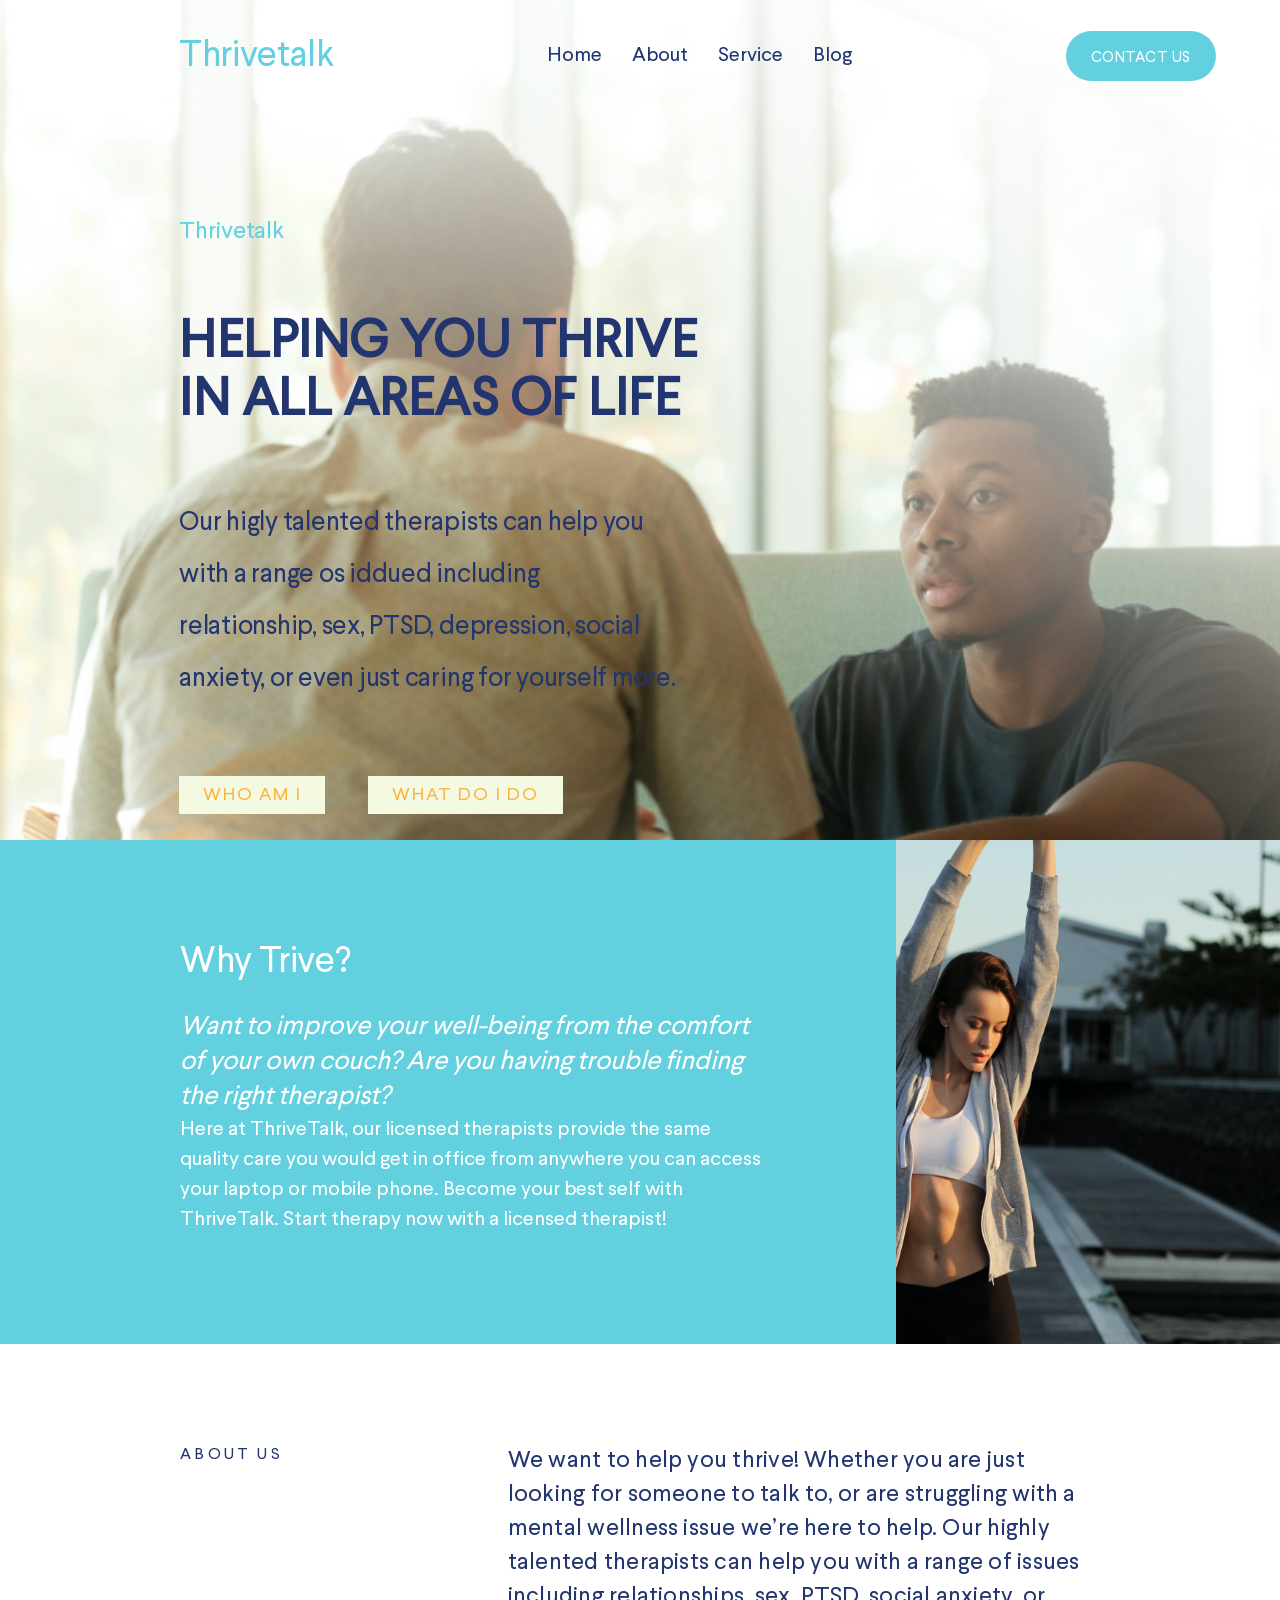
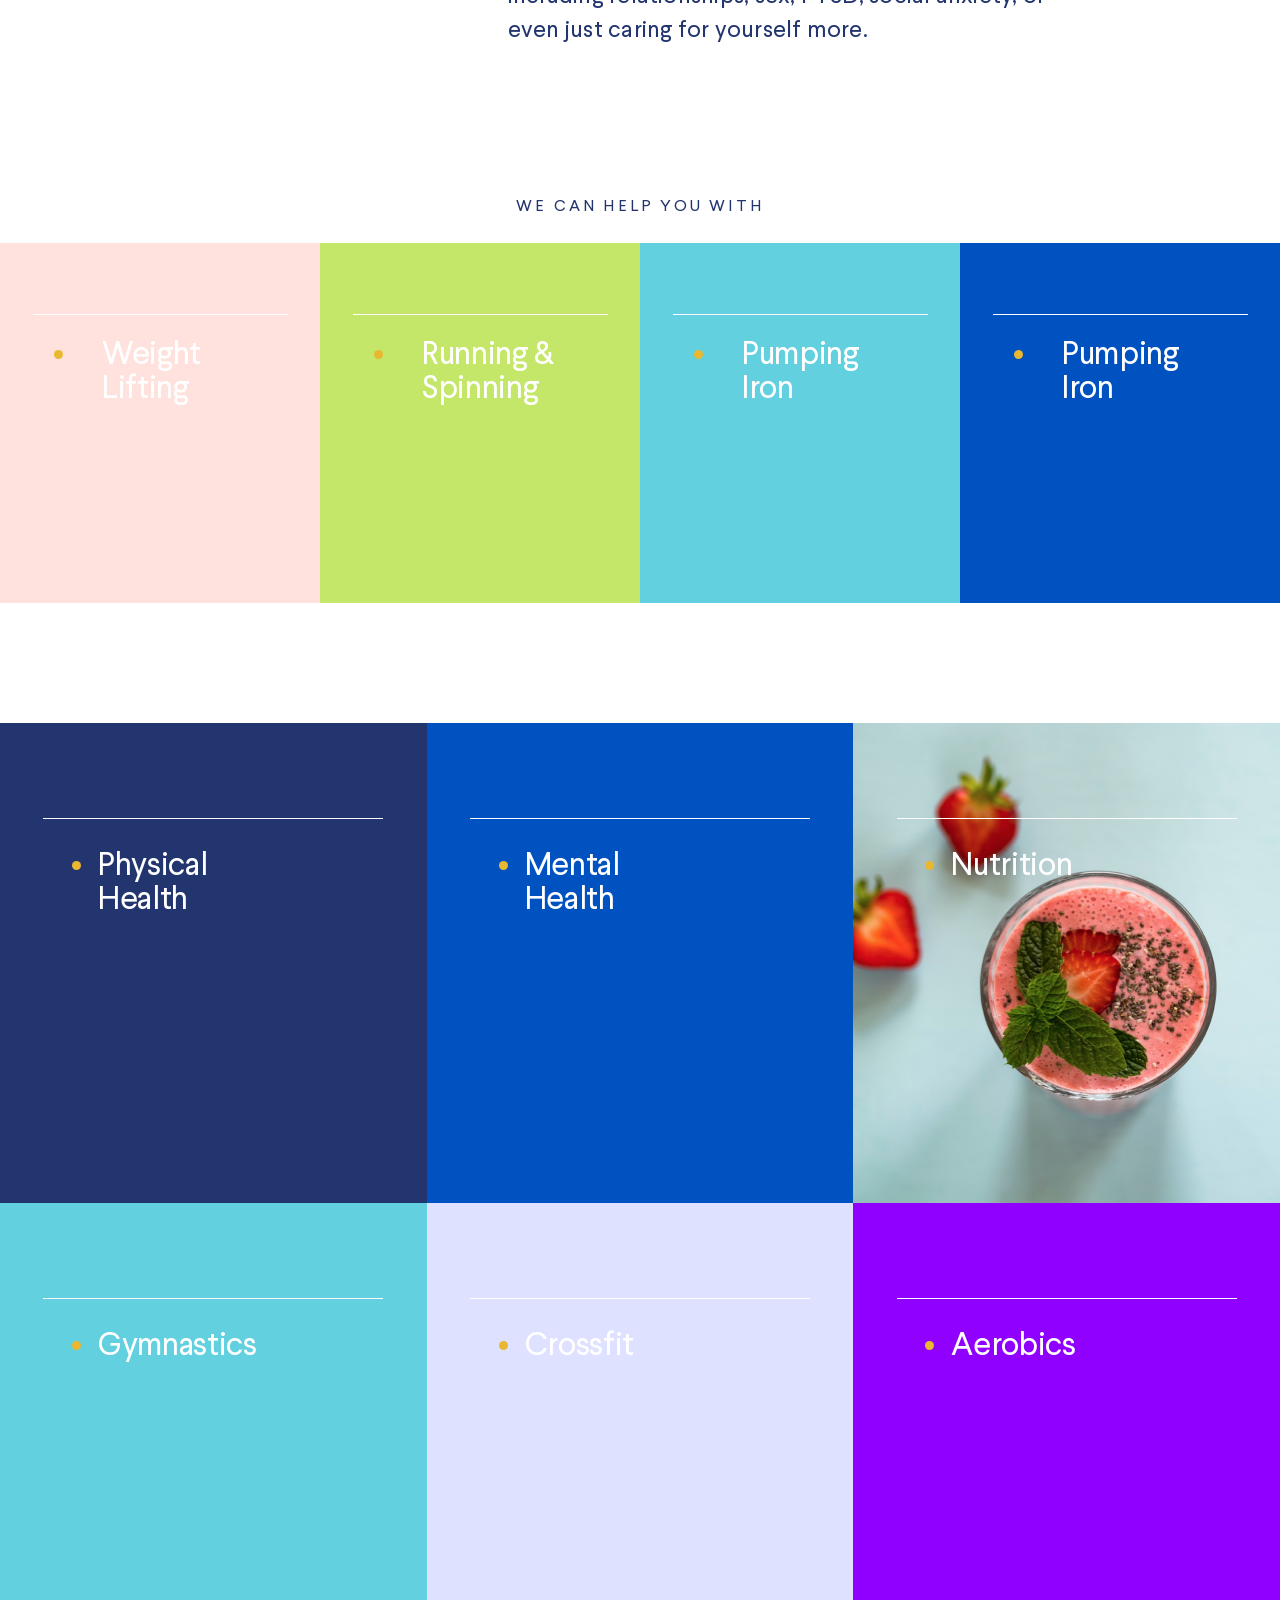
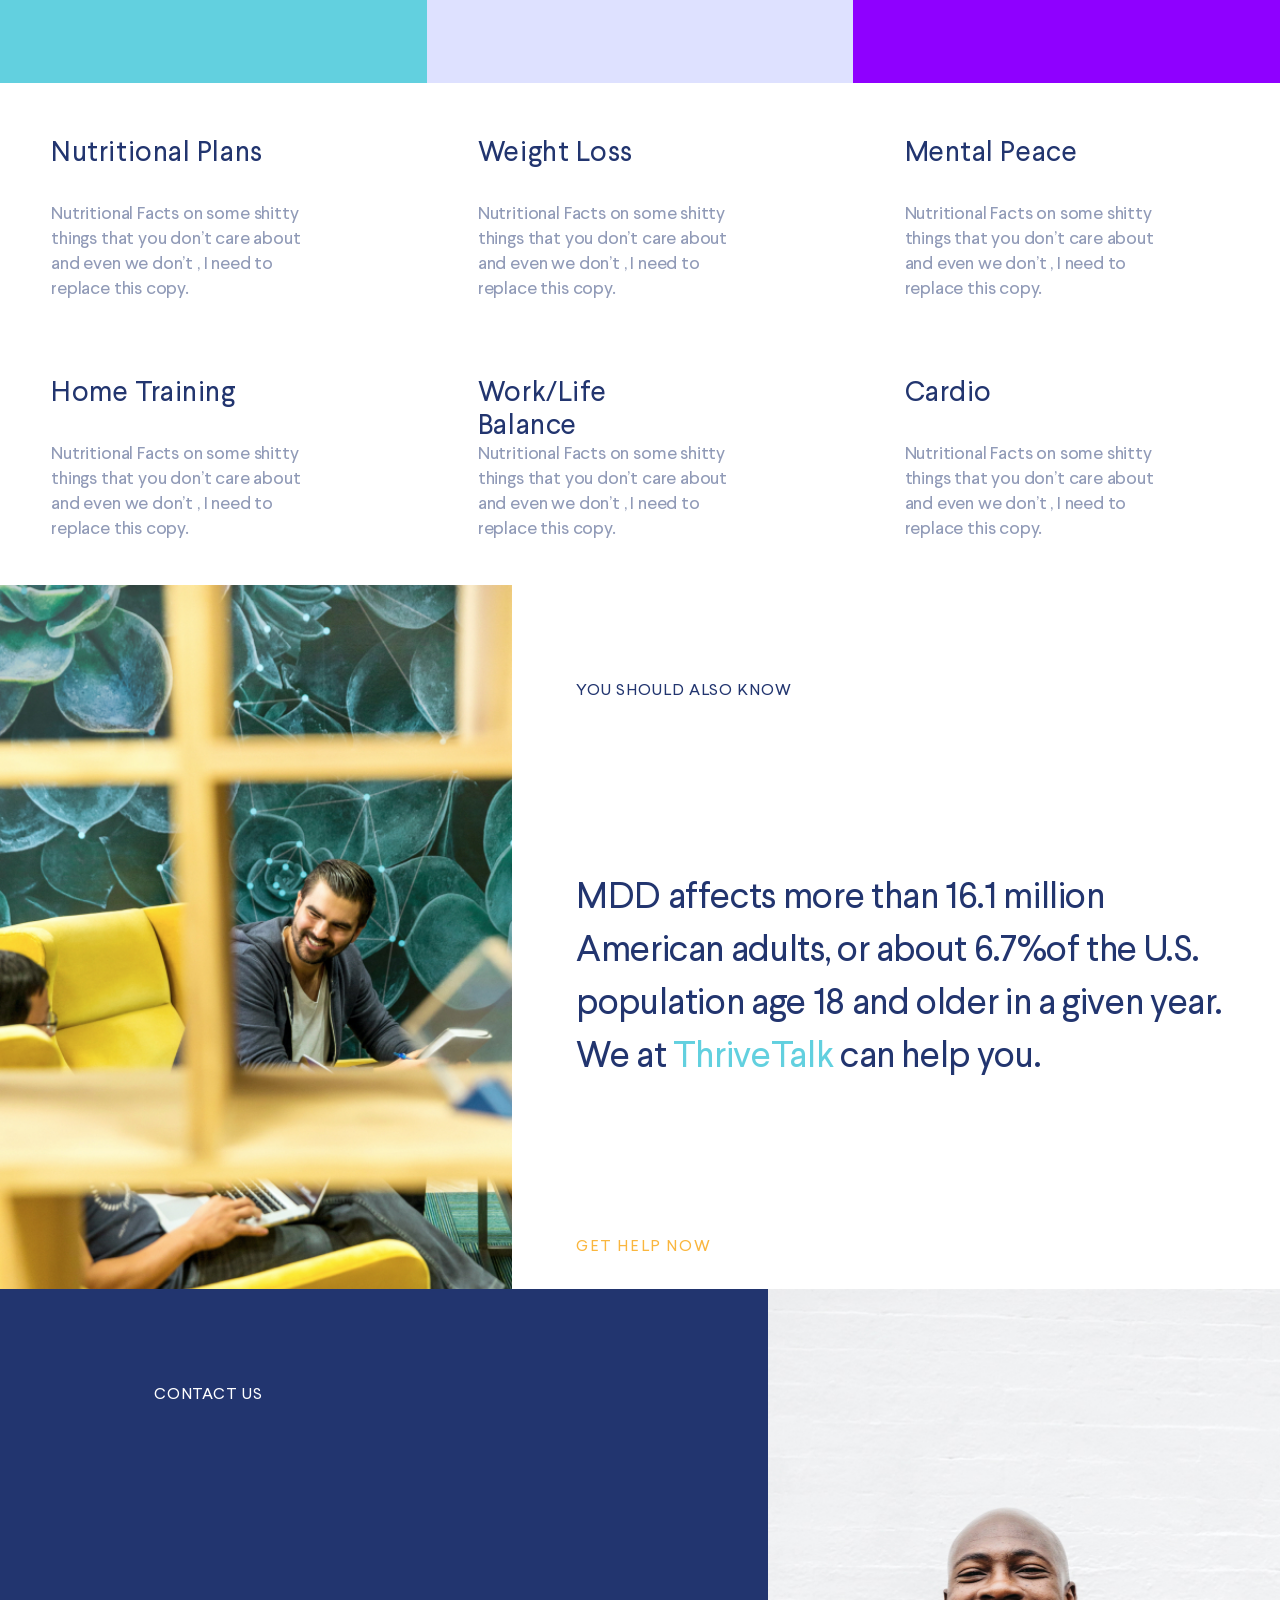
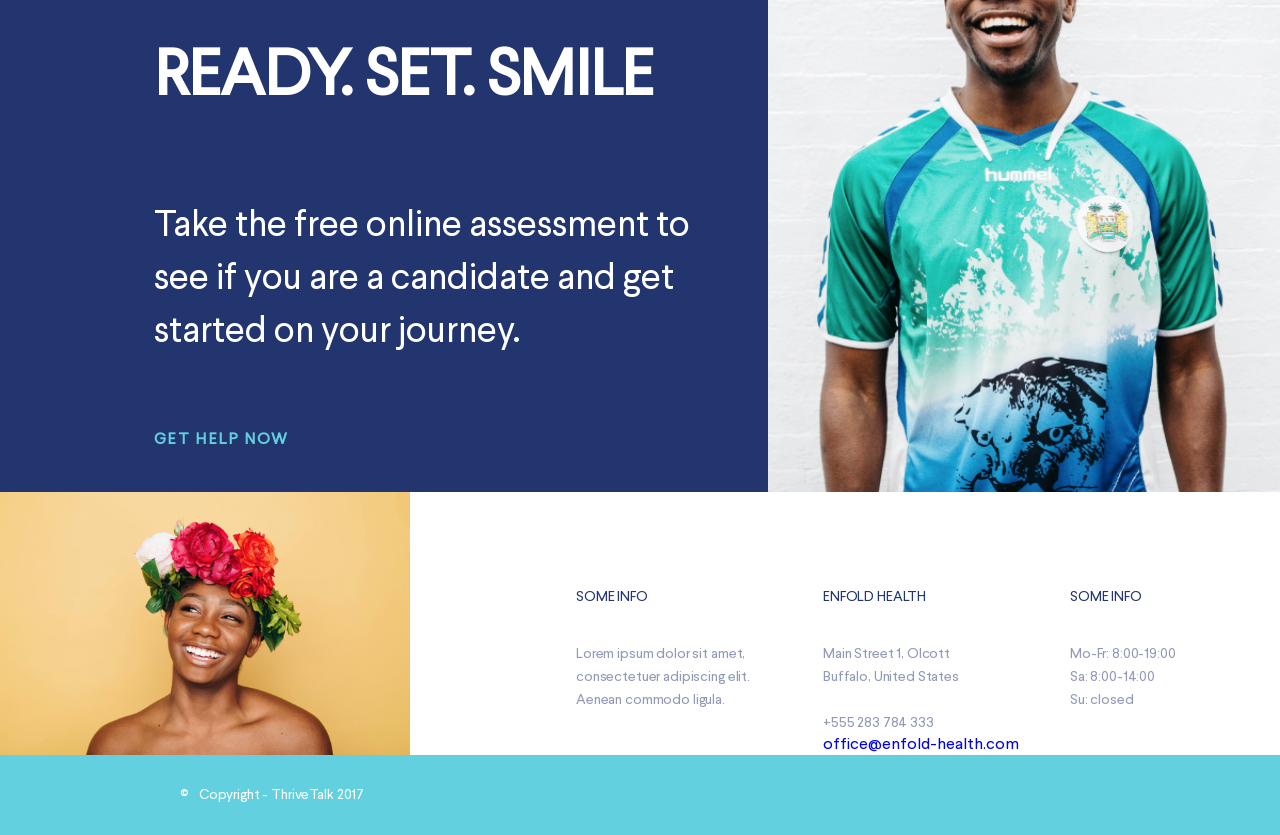
<file: index.html>
<!DOCTYPE html><html lang="en"><head><meta charset="UTF-8"><meta name="viewport" content="width=device-width, initial-scale=1.0"><title>Thrivetalk</title><link rel="stylesheet" href="main.044c8b13.css"></head><body> <div class="container"> <header id="nav-toggler" class="header header__nav-toggler nav-toggler"> <div class="heder__logotip logotip-one"> <p>Thrivetalk</p> </div> <nav class="header_nav nav"> <input type="checkbox" class="nav__toggler toggler" id="toggler"> <label for="toggler" class="toggler__button header__toggler"> <span class="toggler__span"></span> </label> <ul class="nav__list"> <li class="nav__item"> <a class="nav__link nav__link-home" href="#home">Home</a> </li> <li class="nav__item"> <a class="nav__link" href="#about">About</a> </li> <li class="nav__item"> <a class="nav__link" href="#service">Service</a> </li> <li class="nav__item"> <a class="nav__link" href="#blog">Blog</a> </li> </ul> </nav> <div class="heder__contact contact-button"> <a class="heder__contact__link" href="#contact-us">contact us</a> </div> </header> <section class="help-you"> <div class="help-imag"> <div class="help-imag__rectangle--white"></div> <div class="help-imag__rectangle--photo"> <div class="help-imag__rectangle--photo-img"></div> </div> </div> <div class="help"> <div class="help__logotip-two logotip-two"> <p>Thrivetalk</p> </div> <div class="help__head head-one"> <p>helping you thrive in all areas of life</p> </div> <p class="help__text text-one"> Our higly talented therapists can help you with a range os iddued including relationship, sex, PTSD, depression, social anxiety, or even just caring for yourself more. </p> <div class="head__questions questions"> <a class="questions__one" href="#who am i">who am i</a> <a class="questions__two" href="#what do i do">what do i do</a> </div> </div> </section> <section class="why-thrive"> <div class="why-thrive__block"> <p class="why__thrive-head">Why Trive?</p> <p class="why-thrive__text-normal"> <span class="why-thrive__text-bold">Want to improve your well-being from the comfort of your own couch? Are you having trouble finding the right therapist? </span>Here at ThriveTalk, our licensed therapists provide the same quality care you would get in office from anywhere you can access your laptop or mobile phone. Become your best self with ThriveTalk. Start therapy now with a licensed therapist! </p> </div> <img class="why-thrive__img" src="christopher-campbell-40367.27523c2c.jpg" alt="girl training"> </section> <section class="about-us" id="about"> <div class="about-us__block"> <p class="about-us__head">about us</p> <p class="about-us__text"> We want to help you thrive! Whether you are just looking for someone to talk to, or are struggling with a mental wellness issue we’re here to help. Our highly talented therapists can help you with a range of issues including relationships, sex, PTSD, social anxiety, or even just caring for yourself more. </p> </div> <p class="about-us__head-next-block" id="service">we can help you with</p> </section> <section class="we-help"> <div class="we-help__block we-help__block--pink"> <div class="we-help__item-box--unvisable"></div> <div class="we-help__item-dot"></div> <p class="we-help__item-text">Weight Lifting</p> </div> <div class="we-help__block we-help__block--green"> <div class="we-help__item-box--unvisable"></div> <div class="we-help__item-dot"></div> <p class="we-help__item-text">Running & Spinning</p> </div> <div class="we-help__block we-help__block--turquoise"> <div class="we-help__item-box--unvisable"></div> <div class="we-help__item-dot"></div> <p class="we-help__item-text">Pumping Iron</p> </div> <div class="we-help__block we-help__block--blue"> <div class="we-help__item-box--unvisable"></div> <div class="we-help__item-dot"></div> <p class="we-help__item-text">Pumping Iron</p> </div> </section> <section class="cards" id="who am i"> <div class="cards__block cards__block--violet"> <div class="cards__item-box--unvisable"></div> <div class="cards__item-dot"></div> <p class="cards__item-text">Physical Health</p> </div> <div class="cards__block cards__block--blue"> <div class="cards__item-box--unvisable"></div> <div class="cards__item-dot"></div> <p class="cards__item-text">Mental Health</p> </div> <div class="cards__block cards__block--img"> <div class="cards__item-box--unvisable"></div> <div class="cards__item-dot"></div> <p class="cards__item-text">Nutrition</p> </div> <div class="cards__block cards__block--green"> <div class="cards__item-box--unvisable"></div> <div class="cards__item-dot"></div> <p class="cards__item-text">Gymnastics</p> </div> <div class="cards__block cards__block--lightGray"> <div class="cards__item-box--unvisable"></div> <div class="cards__item-dot"></div> <p class="cards__item-text">Crossfit</p> </div> <div class="cards__block cards__block--dodgerBlue"> <div class="cards__item-box--unvisable"></div> <div class="cards__item-dot"></div> <p class="cards__item-text">Aerobics</p> </div> </section> <section class="text-cards" id="blog"> <div class="text-cards__block text-cards__block--nutritional"> <p class="text-cards__item-head">Nutritional Plans</p> <p class="text-cards__item-text"> Nutritional Facts on some shitty things that you don’t care about and even we don’t , I need to replace this copy. </p> </div> <div class="text-cards__block text-cards__block--nutritional"> <p class="text-cards__item-head">Weight Loss</p> <p class="text-cards__item-text"> Nutritional Facts on some shitty things that you don’t care about and even we don’t , I need to replace this copy. </p> </div> <div class="text-cards__block text-cards__block--nutritional"> <p class="text-cards__item-head">Mental Peace</p> <p class="text-cards__item-text"> Nutritional Facts on some shitty things that you don’t care about and even we don’t , I need to replace this copy. </p> </div> <div class="text-cards__block text-cards__block--nutritional"> <p class="text-cards__item-head">Home Training</p> <p class="text-cards__item-text"> Nutritional Facts on some shitty things that you don’t care about and even we don’t , I need to replace this copy. </p> </div> <div class="text-cards__block text-cards__block--nutritional"> <p class="text-cards__item-head">Work/Life Balance</p> <p class="text-cards__item-text"> Nutritional Facts on some shitty things that you don’t care about and even we don’t , I need to replace this copy. </p> </div> <div class="text-cards__block text-cards__block--nutritional"> <p class="text-cards__item-head">Cardio</p> <p class="text-cards__item-text"> Nutritional Facts on some shitty things that you don’t care about and even we don’t , I need to replace this copy. </p> </div> </section> <section class="more-info"> <img class="more-info__img" src="linkedin-sales-navigator-402831.6ab9a974.jpg" alt="man talking"> <div class="more-info__text"> <p class="more-info__text-head">you should also know</p> <p class="more-info__text-jeneral"> MDD affects more than 16.1 million American adults, or about 6.7%of the U.S. population age 18 and older in a given year. We at <span class="more-info__text-jeneral-H3">ThriveTalk</span> can help you. </p> <a class="more-info__text-link" href="tel:+555 283 784 333">get help now</a> </div> </section> <section class="contact-us" id="what do i do"> <div class="contact-us__text"> <a class="contact-us__text-link" href="#contact-us">contact us</a> <p class="contact-us__text-head">Ready. Set. Smile</p> <p class="contact-us__text-jeneral"> Take the free online assessment to see if you are a candidate and get started on your journey. </p> <a class="contact-us__text-link-help" href="tel:+555 283 784 333">get help now</a> </div> <img class="contact-us__img" src="charles-etoroma-390119.81afbdfd.jpg" alt="man talking"> </section> <section class="some-info"> <img class="some-info__img" src="autumn-goodman-242825.bff6febd.jpg" alt="girl smiling"> <div class="some-info__blocks"> <div class="some-info__block text-cards__block--nutritional"> <p class="some-info__item-head">some info</p> <p class="some-info__item-text"> Lorem ipsum dolor sit amet, consectetuer adipiscing elit. Aenean commodo ligula. </p> </div> <div class="some-info__block text-cards__block--nutritional"> <p class="some-info__item-head">enfold health</p> <p class="some-info__item-text"> Main Street 1, Olcott<br> Buffalo, United States<br><br> <a href="tel:+555 283 784 333" class="some-info__item-link">+555 283 784 333</a> </p> <a href="mailto:office@enfold-health.com" class="some-info__item-text-link" name="contact-us"> office@enfold-health.com </a> </div> <div class="some-info__block text-cards__block--nutritional"> <p class="some-info__item-head">some info</p> <p class="some-info__item-text"> Mo-Fr: 8:00-19:00<br> Sa: 8:00-14:00<br> Su: closed </p> </div> </div> </section> <footer class="footer"> <div class="footer__item-sign">©</div> <div class="footer__item-text">Copyright - ThriveTalk 2017</div> </footer> </div> </body></html>
</file>
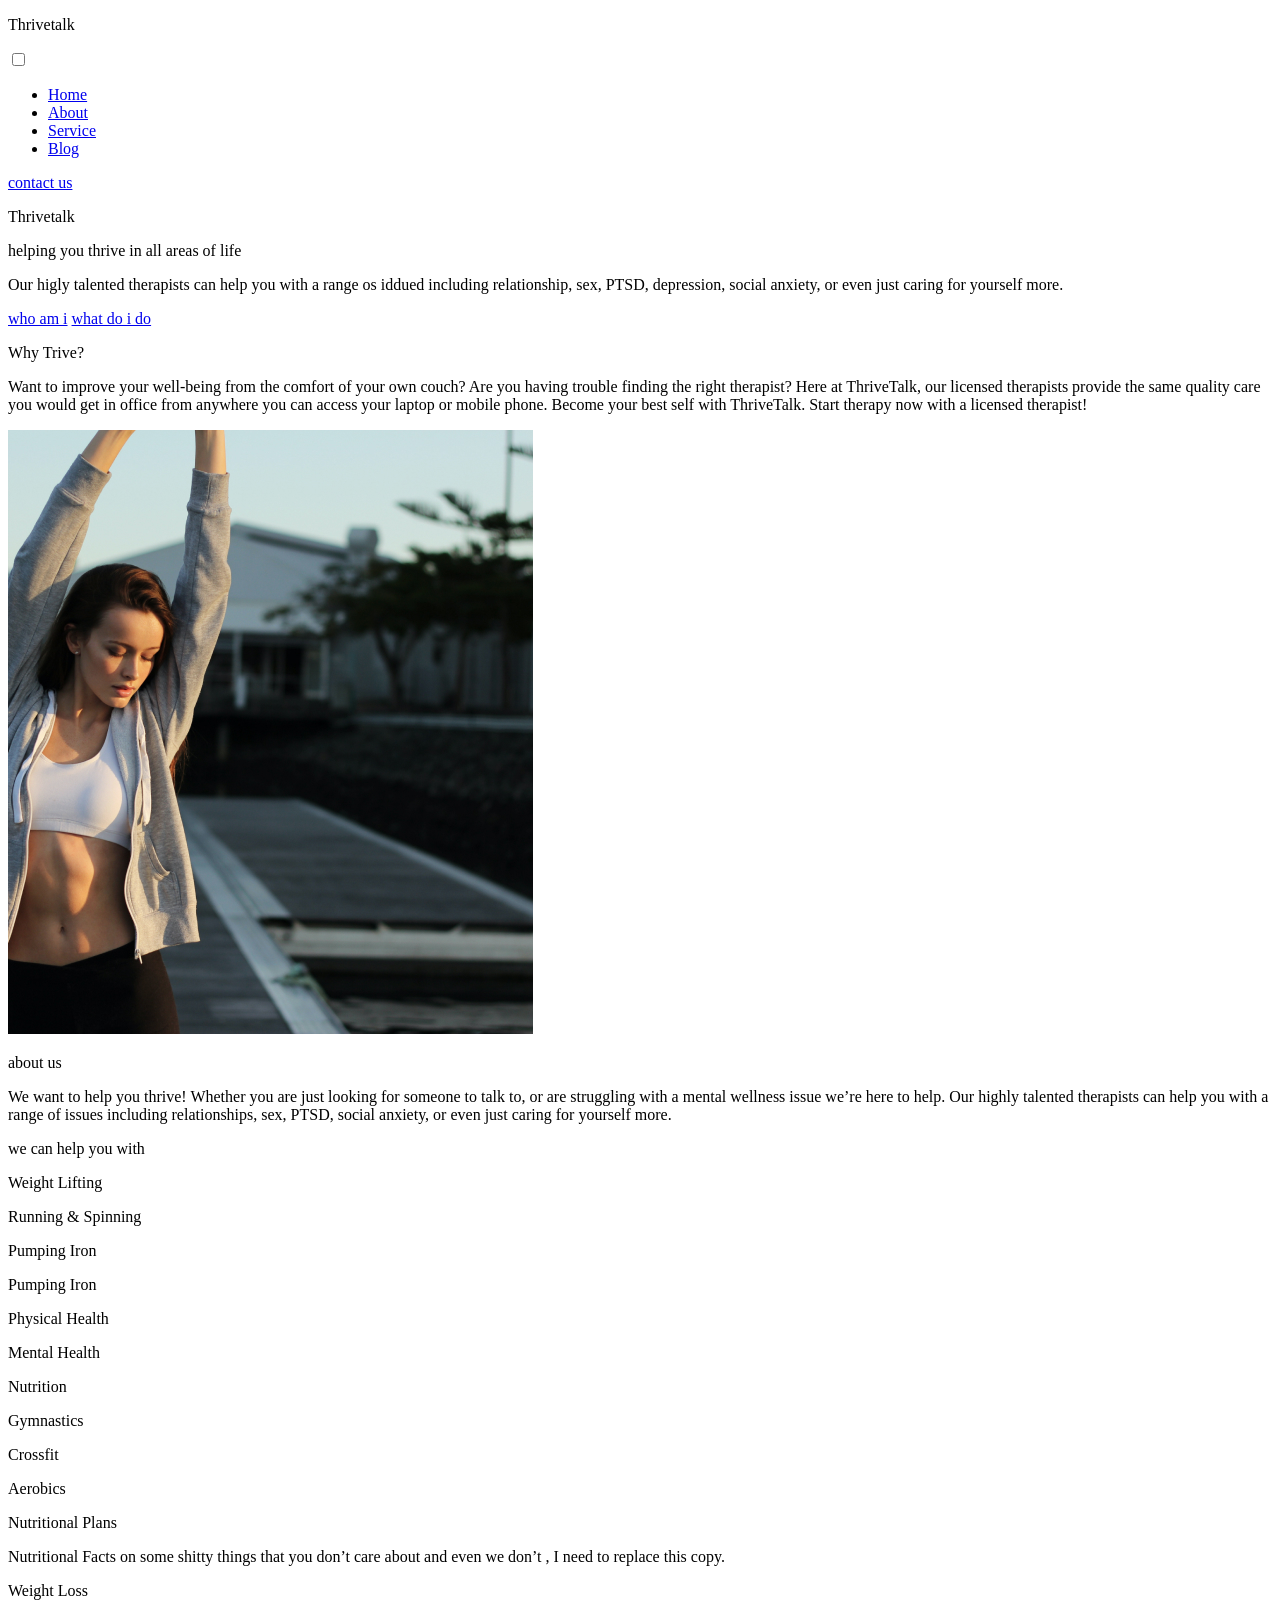
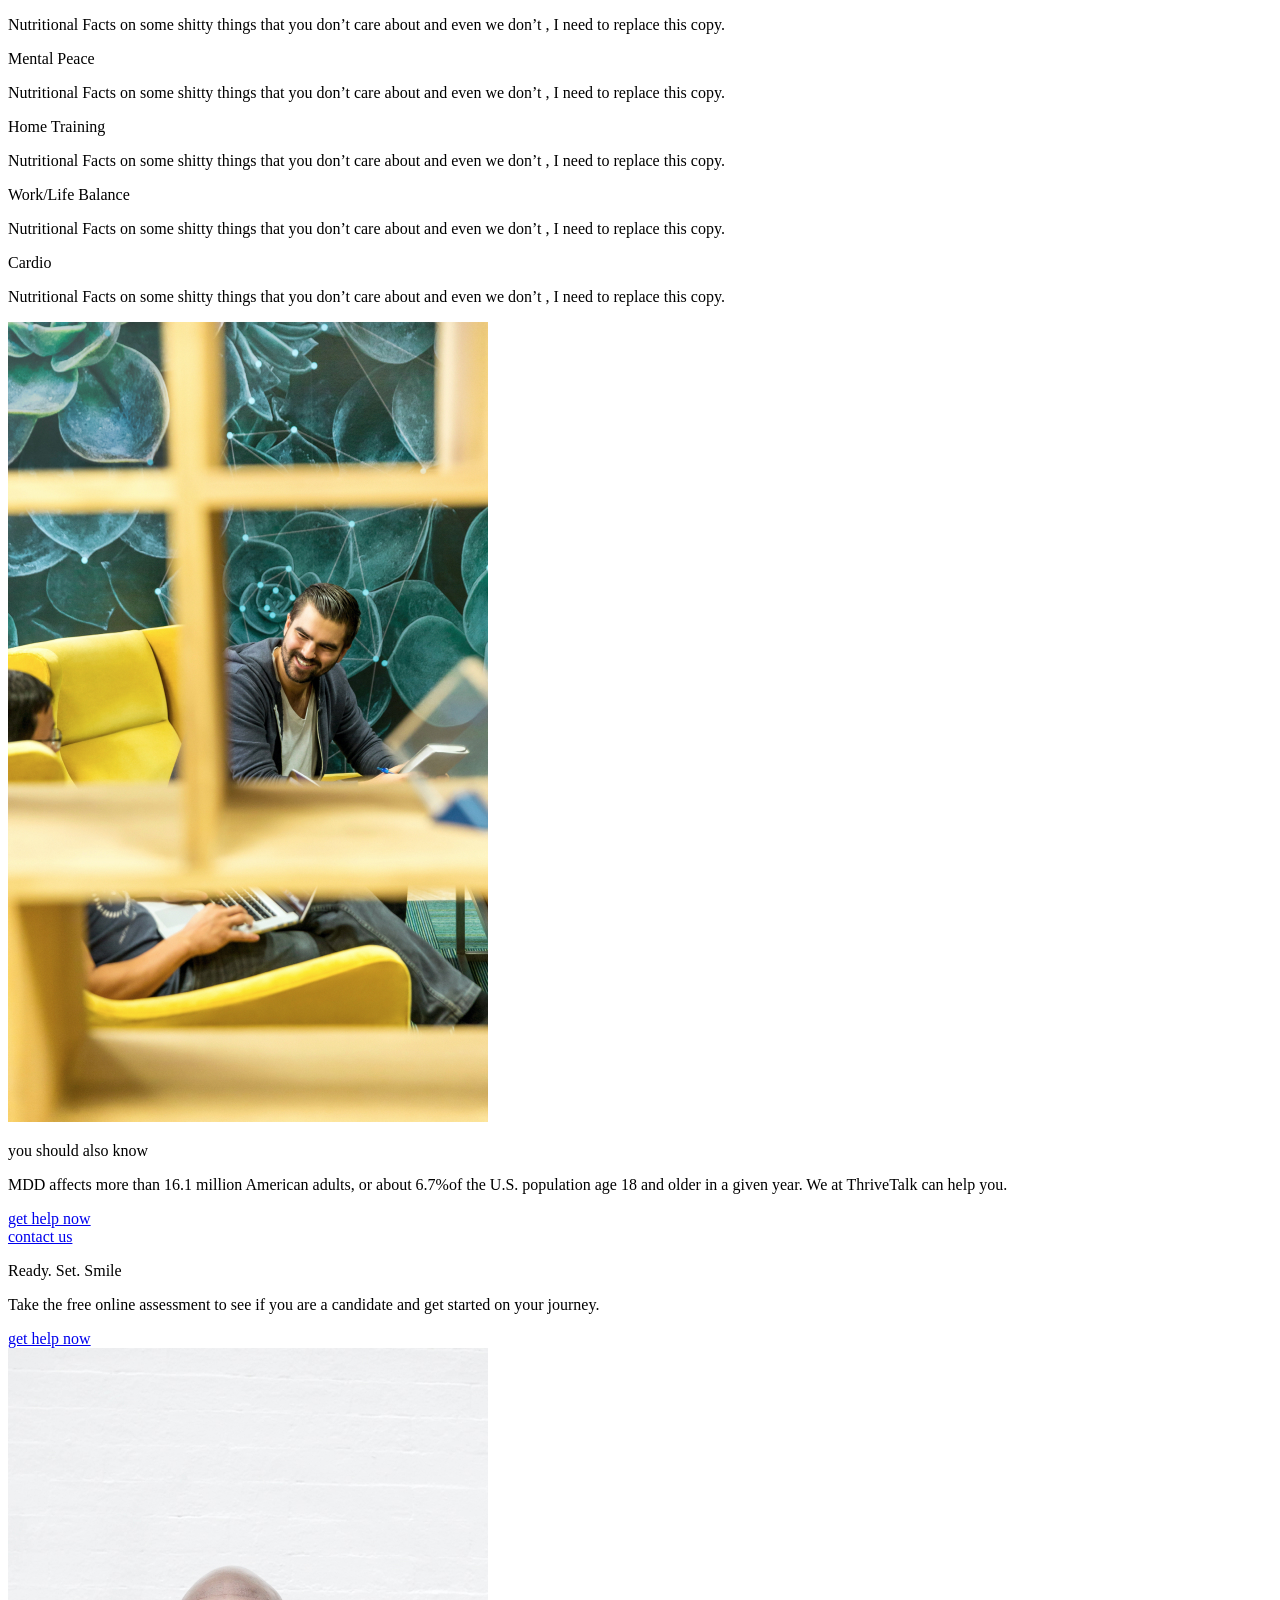
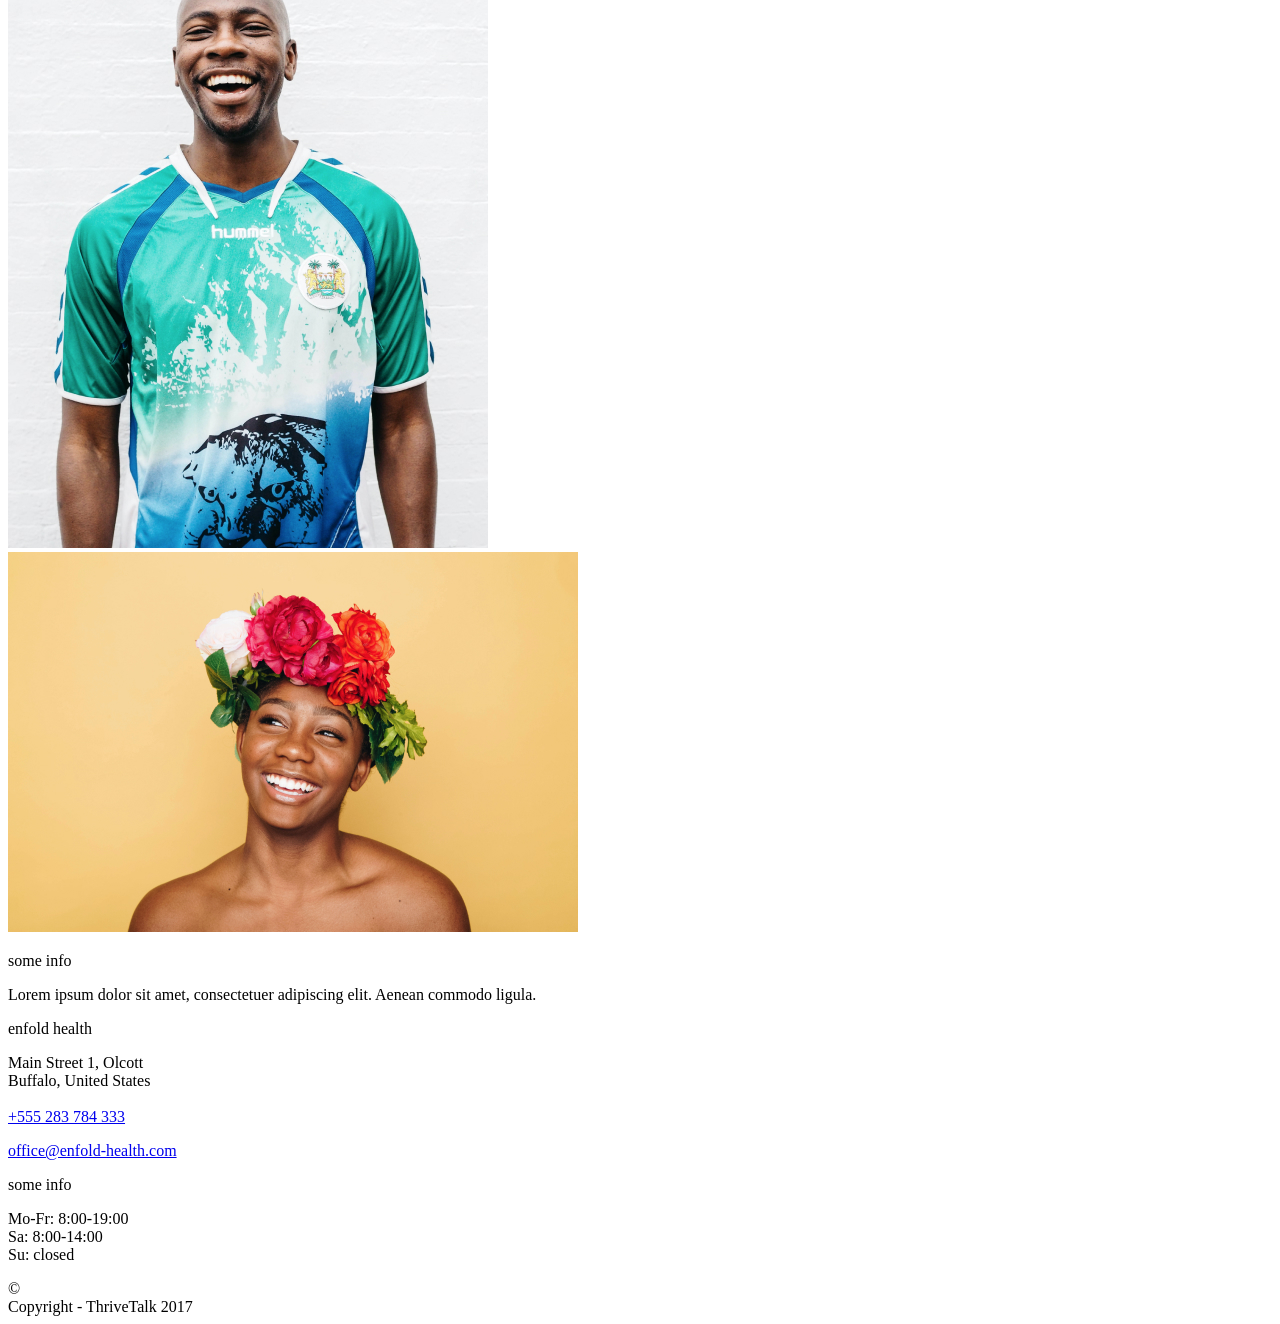
<file: src/index.html>
<!DOCTYPE html>
<html lang="en">
  <head>
    <meta charset="UTF-8">
    <meta
      name="viewport"
      content="width=device-width, initial-scale=1.0"
    >
    <title>Thrivetalk</title>
    <link rel="stylesheet" href="./styles/main.scss">
  </head>

  <body>
    <div class="container">

      <header id="nav-toggler" class="header header__nav-toggler nav-toggler">
          <div class="heder__logotip logotip-one">
            <p>Thrivetalk</p>
          </div>
  
          <nav  class="header_nav nav">
            <input
              type="checkbox"
              class="nav__toggler toggler"
              id="toggler"
            >
  
            <label for="toggler" class="toggler__button header__toggler">
              <span class="toggler__span"></span>
            </label>
  
            <ul class="nav__list">
              <li class="nav__item">
                <a class="nav__link nav__link-home" href="#home">Home</a>
              </li>
              <li class="nav__item">
                <a class="nav__link" href="#about">About</a>
              </li>
              <li class="nav__item">
                <a class="nav__link" href="#service">Service</a>
              </li>
              <li class="nav__item">
                <a class="nav__link" href="#blog">Blog</a>
              </li>
            </ul>
          </nav>

          <div class="heder__contact contact-button">
            <a class="heder__contact__link" href="#contact-us">contact us</a>
          </div>
      </header>

      <section class="help-you">
        <div class="help-imag">
          <div class="help-imag__rectangle--white"></div>
          <div class="help-imag__rectangle--photo">
            <div class="help-imag__rectangle--photo-img "></div>
          </div>
        </div>

        <div class="help">
          <div class="help__logotip-two logotip-two">
            <p>Thrivetalk</p>
          </div>

          <div class="help__head head-one">
            <p>helping you thrive in all areas of life</p>
          </div>

          <p class="help__text text-one">
            Our higly talented therapists can help you with a range
            os iddued including relationship, sex, PTSD, depression,
            social anxiety, or even just caring for yourself more.
          </p>

          <div class="head__questions questions">
            <a class="questions__one" href="#who am i">who am i</a>
            <a class="questions__two" href="#what do i do">what do i do</a>
          </div>
        </div>

      </section>

      <section class="why-thrive">
        <div class="why-thrive__block">
          <p class="why__thrive-head">Why Trive?</p>

          <p class="why-thrive__text-normal">
            <span class="why-thrive__text-bold">Want to improve your well-being
              from the comfort of your own couch? Are you having trouble finding
              the right therapist?
            </span>Here at ThriveTalk, our licensed
              therapists provide the same quality care you would get in office
              from anywhere you can access your laptop or mobile phone.
              Become your best self with ThriveTalk. Start therapy
              now with a licensed therapist!
          </p>
        </div>

        <img
          class="why-thrive__img"
          src="./images/christopher-campbell-40367.jpg"
          alt="girl training"
        >
      </section>

      <section class="about-us" id="about">
        <div class="about-us__block">
          <p class="about-us__head">about us</p>

          <p class="about-us__text">
            We want to help you thrive! Whether you are just looking for someone
            to talk to, or are struggling with a mental wellness issue we’re here
            to help.  Our highly talented therapists can help you with a range of
            issues including relationships, sex, PTSD, social anxiety,
            or even just caring for yourself more.
          </p>
        </div>

        <p class="about-us__head-next-block" id="service">we can help you with</p>
      </section>

      <section class="we-help">
        <div class="we-help__block we-help__block--pink">
          <div class="we-help__item-box--unvisable"></div>
          <div class="we-help__item-dot"></div>
          <p class="we-help__item-text">Weight Lifting</p>
        </div>

        <div class="we-help__block we-help__block--green">
          <div class="we-help__item-box--unvisable"></div>
          <div class="we-help__item-dot"></div>
          <p class="we-help__item-text">Running & Spinning</p>
        </div>

        <div class="we-help__block we-help__block--turquoise">
          <div class="we-help__item-box--unvisable"></div>
          <div class="we-help__item-dot"></div>
          <p class="we-help__item-text">Pumping Iron</p>
        </div>

        <div class="we-help__block we-help__block--blue">
          <div class="we-help__item-box--unvisable"></div>
          <div class="we-help__item-dot"></div>
          <p class="we-help__item-text">Pumping Iron</p>
        </div>
      </section>

      <section class="cards" id="who am i">
        <div class="cards__block cards__block--violet">
          <div class="cards__item-box--unvisable"></div>
          <div class="cards__item-dot"></div>
          <p class="cards__item-text">Physical Health</p>
        </div>

        <div class="cards__block cards__block--blue">
          <div class="cards__item-box--unvisable"></div>
          <div class="cards__item-dot"></div>
          <p class="cards__item-text">Mental Health</p>
        </div>

        <div class="cards__block cards__block--img">
          <div class="cards__item-box--unvisable"></div>
          <div class="cards__item-dot"></div>
          <p class="cards__item-text">Nutrition</p>
        </div>

        <div class="cards__block cards__block--green">
          <div class="cards__item-box--unvisable"></div>
          <div class="cards__item-dot"></div>
          <p class="cards__item-text">Gymnastics</p>
        </div>

        <div class="cards__block cards__block--lightGray">
          <div class="cards__item-box--unvisable"></div>
          <div class="cards__item-dot"></div>
          <p class="cards__item-text">Crossfit</p>
        </div>

        <div class="cards__block cards__block--dodgerBlue">
          <div class="cards__item-box--unvisable"></div>
          <div class="cards__item-dot"></div>
          <p class="cards__item-text">Aerobics</p>
        </div>
      </section>

      <section class="text-cards" id="blog">
        <div class="text-cards__block text-cards__block--nutritional">
          <p class="text-cards__item-head">Nutritional Plans</p>
          <p class="text-cards__item-text">
            Nutritional Facts on some shitty things that you don’t care about
            and even we don’t , I need to replace this copy.
          </p>
        </div>

        <div class="text-cards__block text-cards__block--nutritional">
          <p class="text-cards__item-head">Weight Loss</p>
          <p class="text-cards__item-text">
            Nutritional Facts on some shitty things that you don’t care
            about and even we don’t , I need to replace this copy.
          </p>
        </div>

        <div class="text-cards__block text-cards__block--nutritional">
          <p class="text-cards__item-head">Mental Peace</p>
          <p class="text-cards__item-text">
            Nutritional Facts on some shitty things that you don’t
            care about and even we don’t , I need to replace this copy.
          </p>
        </div>

        <div class="text-cards__block text-cards__block--nutritional">
          <p class="text-cards__item-head">Home Training</p>
          <p class="text-cards__item-text">
            Nutritional Facts on some shitty things that you don’t care about
            and even we don’t , I need to replace this copy.
          </p>
        </div>

        <div class="text-cards__block text-cards__block--nutritional">
          <p class="text-cards__item-head">Work/Life Balance</p>
          <p class="text-cards__item-text">
            Nutritional Facts on some shitty things that you don’t care about
            and even we don’t , I need to replace this copy.
          </p>
        </div>

        <div class="text-cards__block text-cards__block--nutritional">
          <p class="text-cards__item-head">Cardio</p>
          <p class="text-cards__item-text">
            Nutritional Facts on some shitty things that you don’t care
            about and even we don’t , I need to replace this copy.
          </p>
        </div>
      </section>

      <section class="more-info">
        <img
          class="more-info__img"
          src="./images/linkedin-sales-navigator-402831.jpg"
          alt="man talking"
        >

        <div class="more-info__text">
          <p class="more-info__text-head">you should also know</p>
          <p class="more-info__text-jeneral">
            MDD affects more than 16.1 million American adults, or about 6.7%of
            the U.S. population age 18 and older in a given year. We at
            <span class="more-info__text-jeneral-H3">ThriveTalk</span> can help you.
          </p>
          <a class="more-info__text-link" href="tel:+555 283 784 333">get help now</a>
        </div>
      </section>

      <section class="contact-us" id="what do i do">
        <div class="contact-us__text">
          <a class="contact-us__text-link" href="#contact-us">contact us</a>
          <p class="contact-us__text-head">Ready. Set. Smile</p>
          <p class="contact-us__text-jeneral">
            Take the free online assessment to see if you are a candidate and
            get started on your journey.
          </p>
          <a class="contact-us__text-link-help" href="tel:+555 283 784 333">get help now</a>
        </div>

        <img
          class="contact-us__img"
          src="./images/charles-etoroma-390119.jpg"
          alt="man talking"
        >
      </section>

      <section class="some-info">
        <img
        class="some-info__img"
        src="./images/autumn-goodman-242825.jpg"
        alt="girl smiling"
        >

        <div class="some-info__blocks">
          <div class="some-info__block text-cards__block--nutritional">
            <p class="some-info__item-head">some info</p>
            <p class="some-info__item-text">
              Lorem ipsum dolor sit amet, consectetuer adipiscing elit.
              Aenean commodo ligula.
            </p>
          </div>

          <div class="some-info__block text-cards__block--nutritional">
            <p class="some-info__item-head">enfold health</p>
            <p class="some-info__item-text">
              Main Street 1, Olcott<br>
              Buffalo, United States<br><br>
              <a href="tel:+555 283 784 333" class="some-info__item-link">+555 283 784 333</a>
            </p>
            <a
              href="mailto:office@enfold-health.com"
              class="some-info__item-text-link"
              name="contact-us"
            >
              office@enfold-health.com
            </a>
          </div>

          <div class="some-info__block text-cards__block--nutritional">
            <p class="some-info__item-head">some info</p>
            <p class="some-info__item-text">
              Mo-Fr: 8:00-19:00<br>
              Sa: 8:00-14:00<br>
              Su: closed
            </p>
          </div>
        </div>
      </section>

      <footer class="footer">
        <div class="footer__item-sign">©</div>
        <div class="footer__item-text">Copyright - ThriveTalk 2017</div>
      </footer>
    </div>
  </body>
</html>
</file>
<file: main.044c8b13.css>
h1{font-family:Roboto,sans-serif;font-weight:400}@font-face{font-family:Larsseit;src:url(Larsseit.9c64543d.woff) format("woff");font-weight:400;font-style:normal}.header{display:flex;position:absolute;justify-content:space-between;align-items:center;top:30px;left:179px;right:5vw}@media (max-width:800px){.header{left:5vw;right:5vw}}.heder__logotip{font-family:Larsseit,sans-serif;line-height:27px;letter-spacing:-.01em;color:#62d0df;font-size:36px;z-index:1}@media (max-width:768px){.heder__logotip{font-size:26px}}@media (max-width:370px){.heder__logotip{font-size:20px}}.nav__list{display:flex;justify-content:space-between;align-content:center;flex-basis:auto}@media (max-width:570px){.nav__list{display:none}}.nav__item{display:flex}.nav__link{margin:15px;font-family:Larsseit,sans-serif;font-size:20px;line-height:22px;text-decoration:none;color:#22356f;z-index:1}@media (max-width:990px){.nav__link{font-size:18px;line-height:22px}}.nav__link:hover{color:#62d0df}.nav__link-home:hover{cursor:not-allowed}.nav__list:first-child{padding:0}.toggler,.toggler__button{display:none}@media (max-width:570px){.nav{display:flex;flex-direction:column;position:relative}.toggler{opacity:0}.toggler__button{display:block;margin-top:7vw;padding:0;left:50%;transform:translate(-30%);width:40px;height:30px;cursor:pointer;z-index:3}.toggler__span,.toggler__span:after,.toggler__span:before{display:block;position:absolute;width:100%;height:4px;background-color:#62d0df;transition-duration:.3s;z-index:3}.toggler__span:before{content:" ";top:-8px}.toggler__span:after{content:" ";top:8px}.nav__list{align-content:center;position:absolute;visibility:hidden;left:50%;transform:translate(-50%);padding:14vw 0 0;margin-left:10px;list-style:none;transition-duration:.5s;z-index:2}.item,.nav__list{display:flex;justify-content:center}.item{border-radius:20px}}@media (max-width:570px) and (max-width:570px){.nav__link{position:relative;padding:15px 0;font-size:20px;font-weight:700;text-transform:uppercase}}@media (max-width:570px) and (max-width:450px){.nav__link{font-size:16px;font-weight:700}}@media (max-width:570px){.nav__link:hover{color:#00f;transform:scale(1.2)}}.nav__toggler:checked~.toggler__button>.toggler__span{transform:rotate(45deg);background-color:#62d0df}.nav__toggler:checked~.toggler__button>.toggler__span:before{top:0;transform:rotate(0);background-color:#62d0df}.nav__toggler:checked~.toggler__button>.toggler__span:after{top:0;transform:rotate(90deg);background-color:#62d0df}.nav__toggler:checked~.nav__list{visibility:visible;top:-20px}.nav__link:checked~.nav__list{visibility:hidden;top:-1000%}.heder__contact{width:150px;height:50px;background:#62d0df;border-radius:50px;z-index:2;transition:transform .3s}@media (max-width:992px){.heder__contact{width:110px;height:35px}}.heder__contact:hover{transform:scale(1.1)}.heder__contact__link{position:absolute;padding:20px 25px;font-family:Larsseit,sans-serif;font-size:15px;line-height:16px;text-align:center;letter-spacing:.03em;text-transform:uppercase;transition:transform .3s;color:#fff}@media (max-width:992px){.heder__contact__link{font-size:11px;padding:12px 15px}}@media (max-width:600px){.heder__contact__link{padding:11px}}.heder__contact__link:hover{transform:scale(1.1)}.help-you{max-height:840px;position:relative;overflow:hidden;background:#fff}@media (max-width:1400px){.help-you{background:url(linkedin-sales-navigator-406825.d93311f2.jpg) no-repeat;background-size:cover}}.help-imag__rectangle--white{position:absolute;width:810px;height:545px;left:800px;top:11px;z-index:1;background:#edfdff;border-radius:312px;transform:matrix(-.5,.87,.87,.5,0,0)}@media (max-width:1400px){.help-imag__rectangle--white{display:none}}.help-imag__rectangle--photo{display:flex;justify-content:start;position:absolute;width:807px;height:545px;left:842px;top:100px;border-radius:312px;transform:matrix(1,-.5,.5,.87,0,0);overflow:hidden;z-index:1}@media (max-width:1400px){.help-imag__rectangle--photo{display:none}}.help-imag__rectangle--photo-img{width:900px;height:944px;margin:-100px -150px;transform:rotate(28deg);background:url(linkedin-sales-navigator-406825.d93311f2.jpg) no-repeat;z-index:0}@media (max-width:1400px){.help-imag__rectangle--photo-img{display:none}}.help{position:relative;font-size:24px;max-width:1117px;height:840px;display:flex;flex-direction:column;justify-content:space-evenly;font-family:Larsseit,sans-serif;line-height:27px;letter-spacing:-.01em;color:#62d0df}@media (min-width:1400px){.help{background:#f4f9e2}}@media (max-width:768px){.help{background:#f4f9e2;height:100%}}.help__logotip-two{margin-top:187px;margin-left:179px}@media (max-width:800px){.help__logotip-two{padding:10vh 0 10vh 10vh;margin:0;width:100px;display:none}}.help__head{margin-top:35px;margin-left:179px;display:flex;justify-content:flex-start;width:544px;font-family:Larsseit,sans-serif;font-size:52px;font-weight:800;line-height:58px;letter-spacing:.01em;text-transform:uppercase;color:#22356f}@media (max-width:800px){.help__head{padding-top:15vw;width:90%;min-width:100px;text-align:center;margin-left:3vw}}@media (max-width:570px){.help__head{margin-top:30vw;width:100%;margin-left:0;padding-right:2vw;padding-left:2vw;font-size:42px;font-weight:600}}.help__text{margin-top:35px;margin-left:179px;width:499px;font-family:Larsseit,sans-serif;font-size:26px;line-height:2;color:#22356f}@media (max-width:800px){.help__text{margin:15vw 0;min-width:100px;width:100%;text-align:center;padding:0 10px}}@media (max-width:570px){.help__text{line-height:1.5}}.head__questions{margin:43px 0 0 179px;cursor:pointer}@media (max-width:800px){.head__questions{width:100%;min-width:100px;margin:4vw 4vw 4vw 0;text-align:center;font-size:21px;line-height:28px}}.questions__one{padding:10px 24px;border:#f4f9e2;background-color:#f4f9e2;font-family:Larsseit,sans-serif;font-size:18px;line-height:23px;text-align:center;letter-spacing:.1em;color:#f9b640;text-transform:uppercase;transition:1s}@media (max-width:450px){.questions__one{width:130px;height:50px;margin-top:1vw;min-width:100px;margin-left:1vw;text-align:center;font-size:14px}}.questions__one:hover{background-color:#f9b640;border:#f9b640;color:#fff;box-shadow:0 0 50px 0 rgba(250,181,13,.75);transition:color .6s,background-color .6s,box-shadow .6s;z-index:1}.questions__two{padding:10px 24px;border:#f4f9e2;margin-left:38px;background-color:#f4f9e2;font-family:Larsseit,sans-serif;font-size:18px;line-height:23px;text-align:center;letter-spacing:.1em;color:#f9b640;text-transform:uppercase;transition:1s}@media (max-width:450px){.questions__two{width:150px;height:50px;margin-top:1vw;min-width:100px;margin-left:1vw;text-align:center;font-size:14px}}.questions__two:hover{background-color:#f9b640;border:#f9b640;color:#fff;box-shadow:0 0 50px 0 rgba(250,181,13,.75);transition:color .6s,background-color .6s,box-shadow .6s}*,:after,:before{margin:0;box-sizing:border-box}body,li,textarea,ul{font-family:Larsseit,sans-serif;margin:0;padding:0;list-style-type:none}h1,h2,h3,h4,p{margin:0}a,a:visited{text-decoration:none;cursor:pointer}html{scroll-behavior:smooth}.why-thrive{position:relative;background:#62d0df}@media (max-width:992px){.why-thrive{padding:80px 0 20px}}.why-thrive__block{padding:100px 0 40px 180px;width:750px;height:504px}@media (max-width:1440px){.why-thrive__block{padding:100px 0 40px 180px;width:60%}}@media (max-width:992px){.why-thrive__block{padding:0 0 20px 6vw;width:50%}}@media (max-width:768px){.why-thrive__block{margin-top:100vw;margin-bottom:12vw;min-width:100px;width:100%;text-align:center;height:100%;padding:0 10px}}.why__thrive-head{height:51px;margin-top:1vh;font-size:36px;line-height:27px;letter-spacing:-.01em}.why-thrive__text-bold,.why__thrive-head{font-family:Larsseit,sans-serif;color:#fff}.why-thrive__text-bold{display:inline-block;margin-top:10px;font-style:italic;font-size:26px;font-weight:100;line-height:35px}@media (max-width:768px){.why-thrive__text-bold{font-size:21px;line-height:30px}}.why-thrive__text-normal{font-family:Larsseit,sans-serif;font-size:20px;line-height:30px;color:#fff}.why-thrive__img{position:absolute;right:0;top:0;width:475px;height:504px}@media (max-width:1330px){.why-thrive__img{width:30%}}@media (max-width:992px){.why-thrive__img{padding:0 0 0 10vw;width:50%;height:100%}}@media (max-width:768px){.why-thrive__img{background-position:50%;background-size:100vw;width:100%;height:100vw;padding-left:0}}.about-us__block{min-height:452px;background:#fff;display:flex;justify-content:center;align-content:center}@media (max-width:768px){.about-us__block{display:flex;flex-direction:column;justify-content:center;align-content:center;min-width:100px;width:100%;height:100%;text-align:center;padding:0 10px;margin-left:0}}.about-us__head{margin-top:100px;font-family:Larsseit,sans-serif;font-size:16px;line-height:23px;letter-spacing:.2em;text-transform:uppercase;color:#22356f}@media (max-width:999px){.about-us__head{width:50%;margin-left:5vw}}@media (max-width:768px){.about-us__head{margin-top:50px;min-width:100px;width:100%;padding:0;text-align:center;margin-left:0}}.about-us__text{max-width:592px;margin-left:225px;margin-top:100px;font-family:Larsseit,sans-serif;font-size:23px;font-weight:400;line-height:34px;letter-spacing:.01em;color:#22356f}@media (max-width:999px){.about-us__text{width:100%;margin-left:0;padding-right:20px}}@media (max-width:768px){.about-us__text{margin-top:5vw;text-align:center;min-width:100px;width:100%;margin-left:auto;margin-right:auto;padding:0 10px}}@media (max-width:540px){.about-us__text{font-size:20px;line-height:28px;padding:0 10px}}.about-us__head-next-block{padding-bottom:24px;margin-left:auto;margin-right:auto;text-align:center;font-family:Larsseit,sans-serif;font-size:16px;line-height:23px;letter-spacing:.2em;text-transform:uppercase;color:#22356f;background:#fff}@media (max-width:768px){.about-us__head-next-block{margin-top:-1vw;min-width:100px;width:100%;padding:0;text-align:center;margin-left:auto;margin-right:auto}}.we-help{position:relative;min-height:380px;display:grid;grid-template-columns:repeat(4,360px);grid-template-rows:repeat(1,360px);justify-content:center;justify-items:center;background:#fff}@media (max-width:1440px){.we-help{display:grid;grid-template-columns:repeat(4,1fr);grid-template-rows:repeat(1,360px);justify-content:center;justify-items:center}}@media (max-width:1050px){.we-help{display:grid;grid-template-columns:repeat(2,1fr);grid-template-rows:repeat(2,360px);justify-content:center;justify-items:center}}@media (max-width:768px){.we-help{display:grid;grid-template-columns:repeat(1,1fr);grid-template-rows:repeat(4,360px);grid-auto-flow:row}}.we-help__block{position:relative;width:100%;height:360px}@media (max-width:1050px){.we-help__block{position:relative;width:100%;height:200vh}}@media (max-width:768px){.we-help__block{position:relative;width:100%;height:200vh}}.we-help__block--pink{background:#ffe2de}.we-help__block--green{background:#c4e769}.we-help__block--turquoise{background:#62d0df}.we-help__block--blue{background:#0052c1}.we-help__item-box--unvisable{width:255px;height:72px;margin-left:auto;margin-right:auto;box-shadow:inset 0 -1px 0 #fff}.we-help__item-dot{width:9px;height:9px;position:absolute;left:54px;top:107px;border-radius:50%;background:#e9b730}.we-help__item-text{width:230px;height:54px;position:absolute;left:24px;top:95px;font-family:Larsseit,sans-serif;font-size:32px;line-height:34px;letter-spacing:-.01em;padding-left:78px;color:#fff}.cards{min-height:502px;position:relative;display:grid;grid-template-columns:repeat(3,480px);grid-template-rows:repeat(2,480px);justify-content:center;justify-items:center;background:#fff;padding-top:120px}@media (max-width:1440px){.cards{display:grid;grid-template-columns:repeat(3,1fr);grid-template-rows:repeat(2,480px);justify-content:center;justify-items:center;padding-top:100px}}@media (max-width:1050px){.cards{display:grid;grid-template-columns:repeat(2,1fr);grid-template-rows:repeat(3,480px);justify-content:center;justify-items:center;padding-top:80px}}@media (max-width:768px){.cards{display:grid;grid-template-columns:repeat(1,1fr);grid-template-rows:repeat(6,480px);grid-auto-flow:row;padding-top:60px}}.cards__block{position:relative;width:100%;height:480px}.cards__block--violet{background:#22356f}.cards__block--blue{background:#0052c1}.cards__block--img{background:url(joanna-kosinska-340748.f01416fb.jpg) 100% 100% no-repeat;background-size:cover}.cards__block--green{background:#62d0df}.cards__block--lightGray{background:#dee1ff}.cards__block--dodgerBlue{background:#8f00ff}.cards__item-box--unvisable{width:340px;height:96px;margin-left:auto;margin-right:auto;box-shadow:inset 0 -1px 0 #fff}@media (max-width:450px){.cards__item-box--unvisable{width:255px}}.cards__item-dot{width:9px;height:9px;position:absolute;left:72px;top:138px;border-radius:50%;background:#e9b730}@media (max-width:768px){.cards__item-dot{left:36px}}.cards__item-text{width:220px;height:54px;position:absolute;left:20px;top:126px;font-family:Larsseit,sans-serif;font-size:32px;line-height:34px;letter-spacing:-.01em;padding-left:78px;color:#fff}@media (max-width:768px){.cards__item-text{left:10px}}.text-cards{min-height:502px;position:relative;display:grid;grid-template-columns:repeat(3,1fr);grid-template-rows:repeat(2,240px);justify-content:center;justify-items:center;background:#fff;bottom:0}@media (max-width:1440px){.text-cards{display:grid;grid-template-columns:repeat(3,1fr);grid-template-rows:repeat(2,240px);justify-content:center;justify-items:center}}@media (max-width:1050px){.text-cards{display:grid;grid-template-columns:repeat(2,1fr);grid-template-rows:repeat(3,240px);justify-content:center;justify-items:center;bottom:0}}@media (max-width:768px){.text-cards{display:grid;grid-template-columns:repeat(1,1fr);grid-template-rows:repeat(6,240px);grid-auto-flow:row;bottom:0}}.text-cards__item-head{width:50%;height:36px;margin-left:4vw;margin-top:55px;font-family:Larsseit,sans-serif;font-size:28px;line-height:33px;letter-spacing:.02em;color:#22356f}@media (max-width:1050px){.text-cards__item-head{margin-left:10vw}}@media (max-width:768px){.text-cards__item-head{margin-left:20vw}}@media (max-width:450px){.text-cards__item-head{font-size:28px;line-height:33px}}.text-cards__item-text{width:60%;height:84px;margin-left:4vw;margin-top:28px;font-family:Larsseit,sans-serif;font-size:18px;line-height:25px;letter-spacing:-.01em;color:rgba(34,53,111,.5)}@media (max-width:1050px){.text-cards__item-text{margin-left:10vw}}@media (max-width:768px){.text-cards__item-text{margin-left:20vw}}@media (max-width:450px){.text-cards__item-text{font-size:16px;line-height:22px}}.more-info{position:relative;background:#fff}.more-info__img{position:absolute;top:0;left:0;bottom:0;min-height:840px;width:37%}@media (max-width:1280px){.more-info__img{width:40%;height:100%}}@media (max-width:992px){.more-info__img{width:50%;height:100%}}@media (max-width:768px){.more-info__img{background-position:50%;background-size:100vw;width:100%;position:relative;min-height:170vw}}@media (max-width:540px){.more-info__img{height:100vw}}.more-info__text{display:flex;flex-direction:column;margin-left:45%}@media (max-width:995px){.more-info__text{padding:0 1vw 0 5vw;margin-left:48%;width:45%}}@media (max-width:768px){.more-info__text{width:100%;padding:6vw 30px 30px;text-align:center;margin-left:0}}.more-info__text-head{margin-top:100px;font-family:Larsseit,sans-serif;font-size:16px;line-height:12px;letter-spacing:.06em;text-transform:uppercase;color:#22356f}.more-info__text-jeneral{max-width:676px;margin-top:175px;font-family:Larsseit,sans-serif;font-size:36px;line-height:53px;letter-spacing:-.01em;color:#22356f}@media (max-width:768px){.more-info__text-jeneral{width:100%;padding:40px 2px 30px;text-align:center;margin:0;font-size:30px;line-height:42px}}@media (max-width:540px){.more-info__text-jeneral{width:100%;padding:40px 2px 30px;text-align:center;margin:0;font-size:24px;line-height:36px}}.more-info__text-jeneral-H3{color:#62d0df}.more-info__text-link{display:block;margin-top:152px;margin-bottom:30px;font-family:Larsseit,sans-serif;font-size:16px;line-height:23px;letter-spacing:.1em;text-transform:uppercase;text-decoration:none;color:#fab63e}@media (max-width:768px){.more-info__text-link{margin-top:30px}}.contact-us{background-color:#22356f;position:relative}@media (max-width:992px){.contact-us{padding:80px 0 20px}}.contact-us__text{padding:100px 40% 40px 12vw;min-width:750px;display:flex;flex-direction:column;justify-content:space-evenly}@media (min-width:1440px){.contact-us__text{padding:100px 0 40px 180px;width:100%}}@media (max-width:992px){.contact-us__text{padding:10px 22vw 20px 7vw;width:50%}}@media (max-width:768px){.contact-us__text{margin-top:130vw;min-width:100%;width:100%;padding:0;text-align:center}}.contact-us__text-link{font-size:16px;line-height:12px;letter-spacing:.06em;font-weight:400;color:#fff;text-transform:uppercase;text-decoration:none}@media (max-width:768px){.contact-us__text-link{margin-top:-40px}}@media (max-width:600px){.contact-us__text-link{margin-top:20px}}.contact-us__text-head{margin-top:230px;font-size:64px;line-height:94px;letter-spacing:-.01em;font-weight:700;color:#fff;text-transform:uppercase}@media (max-width:1220px){.contact-us__text-head{margin-top:8vw;font-size:60px}}@media (max-width:992px){.contact-us__text-head{font-size:50px}}@media (max-width:540px){.contact-us__text-head{margin-top:40px;font-size:48px}}.contact-us__text-jeneral{margin-top:75px;font-size:36px;line-height:53px;width:579px;color:#fff}@media (max-width:1200px){.contact-us__text-jeneral{margin-top:80px;width:80%}}@media (max-width:1200px) and (max-width:768px){.contact-us__text-jeneral{margin:20px;text-align:center;width:90%}}@media (max-width:1200px) and (max-width:540px){.contact-us__text-jeneral{font-size:24px;line-height:38px}}.contact-us__text-link-help{margin-top:70px;font-size:16px;font-weight:700;line-height:23px;display:flex;align-items:center;letter-spacing:.1em;text-transform:uppercase;color:#62d0df}@media (max-width:768px){.contact-us__text-link-help{justify-content:center}}@media (max-width:540px){.contact-us__text-link-help{margin-top:40px}}.contact-us__img{position:absolute;right:0;top:0;width:480px;height:100%}@media (max-width:1330px){.contact-us__img{width:40%}}@media (max-width:768px){.contact-us__img{width:100%;left:0;top:0;height:130vw}}.some-info{position:relative;min-height:380px;background:#fff}@media (max-width:1440px){.some-info{min-height:100%}}.some-info__img{position:absolute;left:0;bottom:0;width:37%;height:100%}@media (max-width:1660px){.some-info__img{width:32vw}}@media (max-width:768px){.some-info__img{width:100%;left:0;top:0;max-height:72vw}}.some-info__blocks{display:flex;justify-content:space-between;margin-left:45%}@media (max-width:992px){.some-info__blocks{margin-left:35%}}@media (max-width:768px){.some-info__blocks{display:flex;flex-direction:column;padding-top:70vw;padding-bottom:30px;margin-left:45px}}.some-info__block{height:100%;margin-top:100px;width:210px}@media (max-width:992px){.some-info__block{margin-top:50px}}.some-info__item-head{font-family:Larsseit,sans-serif;font-size:14px;line-height:11px;letter-spacing:-.01em;text-transform:uppercase;color:#22356f}@media (max-width:450px){.some-info__item-head{font-size:16px;line-height:23px}}.some-info__item-text{margin-top:40px;text-decoration:none;font-family:Larsseit,sans-serif;font-size:14px;line-height:23px;letter-spacing:-.01em}.some-info__item-text,.some-info__item-text .some-info__item-link{color:rgba(34,53,111,.5)}@media (max-width:450px){.some-info__item-text{font-size:16px;margin-top:20px}}.footer{height:80px;position:relative;background:#62d0df;display:flex;flex-direction:row;align-items:center;padding-left:180px}@media (max-width:768px){.footer{padding-left:70px}}.footer__item-sign,.footer__item-text{font-family:Larsseit,sans-serif;font-size:14px;line-height:11px;letter-spacing:-.01em;color:#fff}.footer__item-text{padding-left:10px}body{background-color:#fff}.container{position:relative;max-width:1440px}@media (min-width:1440px){.container{box-shadow:0 0 65px 0 rgba(0,0,0,.2);margin:0 auto}}
/*# sourceMappingURL=main.044c8b13.css.map */
</file>
